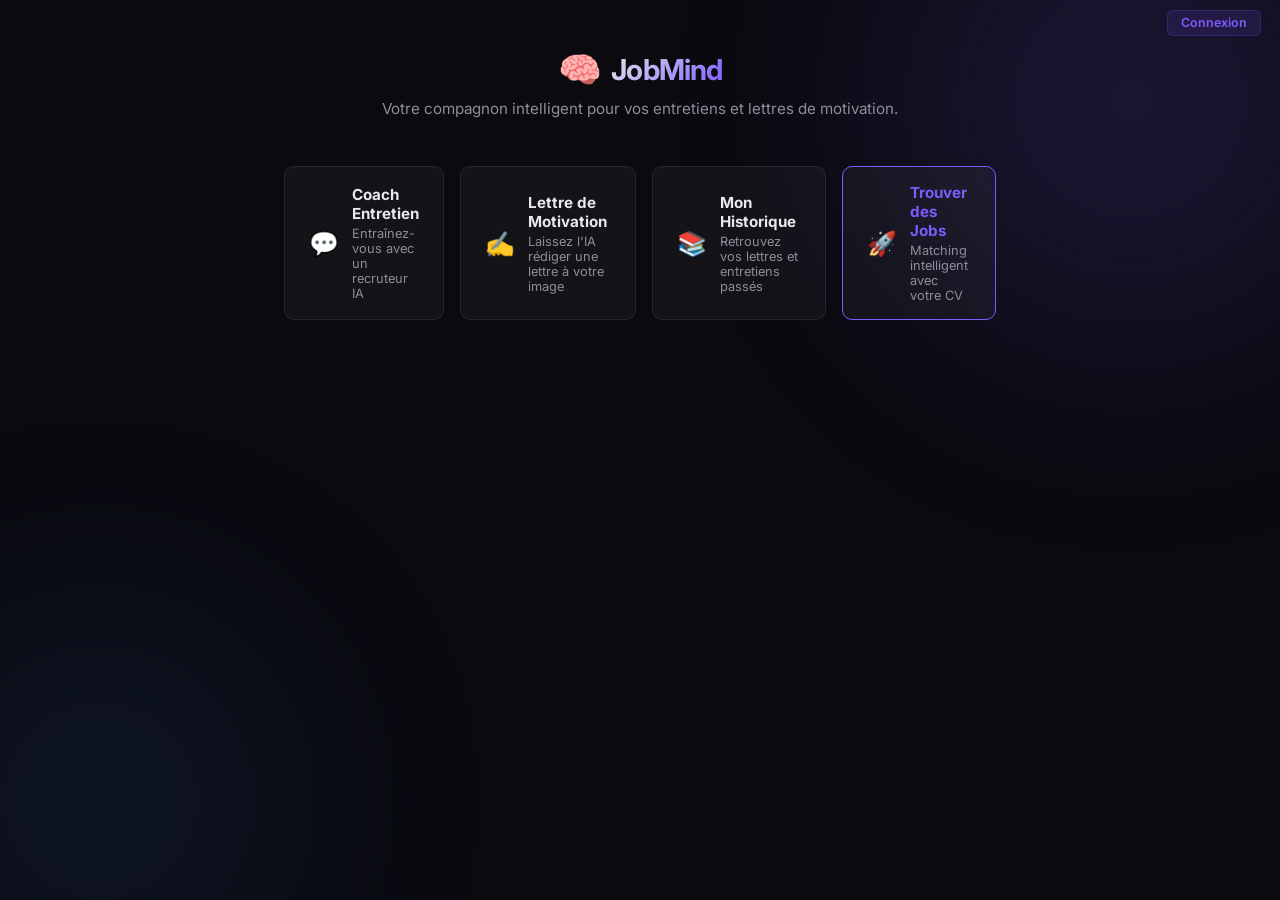
<file: frontend/index.html>
<!DOCTYPE html>
<html lang="fr">
<head>
    <meta charset="UTF-8">
    <meta name="viewport" content="width=device-width, initial-scale=1.0">
    <meta name="description" content="JobMind — Votre assistant IA pour les entretiens, lettres de motivation et recherche d'emploi.">
    <title>🧠 JobMind</title>
    <link rel="preconnect" href="https://fonts.googleapis.com">
    <link rel="preconnect" href="https://fonts.gstatic.com" crossorigin>
    <link href="https://fonts.googleapis.com/css2?family=Inter:wght@300;400;500;600;700&display=swap" rel="stylesheet">
    <link rel="stylesheet" href="style.css">
</head>
<body>

    <div class="background-glow"></div>

    <main class="container">
        <!-- Header -->
        <header class="header">
            <div class="logo">
                <span class="logo-icon">🧠</span>
                <h1>JobMind</h1>
            </div>
            <p class="subtitle">Votre compagnon intelligent pour vos entretiens et lettres de motivation.</p>
        </header>

        <!-- Navigation / Sub-features -->
        <div class="nav-cards" style="display: flex; gap: 1rem; justify-content: center; margin-bottom: 2rem;">
            <a href="/interview" style="background: var(--surface); border: 1px solid var(--border); border-radius: var(--radius-sm); padding: 1rem 1.5rem; text-decoration: none; color: var(--text); display: flex; align-items: center; gap: 0.8rem; transition: var(--transition);">
                <span style="font-size: 1.5rem;">💬</span>
                <div>
                    <h3 style="font-size: 0.95rem; margin-bottom: 0.2rem;">Coach Entretien</h3>
                    <p style="font-size: 0.8rem; color: var(--text-muted);">Entraînez-vous avec un recruteur IA</p>
                </div>
            </a>
            <a href="/coverletter" style="background: var(--surface); border: 1px solid var(--border); border-radius: var(--radius-sm); padding: 1rem 1.5rem; text-decoration: none; color: var(--text); display: flex; align-items: center; gap: 0.8rem; transition: var(--transition);">
                <span style="font-size: 1.5rem;">✍️</span>
                <div>
                    <h3 style="font-size: 0.95rem; margin-bottom: 0.2rem;">Lettre de Motivation</h3>
                    <p style="font-size: 0.8rem; color: var(--text-muted);">Laissez l'IA rédiger une lettre à votre image</p>
                </div>
            </a>
            <a href="/history" style="background: var(--surface); border: 1px solid var(--border); border-radius: var(--radius-sm); padding: 1rem 1.5rem; text-decoration: none; color: var(--text); display: flex; align-items: center; gap: 0.8rem; transition: var(--transition);">
                <span style="font-size: 1.5rem;">📚</span>
                <div>
                    <h3 style="font-size: 0.95rem; margin-bottom: 0.2rem;">Mon Historique</h3>
                    <p style="font-size: 0.8rem; color: var(--text-muted);">Retrouvez vos lettres et entretiens passés</p>
                </div>
            </a>
            <a href="/jobsearch" style="background: var(--surface); border: 1px solid var(--border); border-radius: var(--radius-sm); padding: 1rem 1.5rem; text-decoration: none; color: var(--text); display: flex; align-items: center; gap: 0.8rem; transition: var(--transition); border-color: var(--accent);">
                <span style="font-size: 1.5rem;">🚀</span>
                <div>
                    <h3 style="font-size: 0.95rem; margin-bottom: 0.2rem; color: var(--accent);">Trouver des Jobs</h3>
                    <p style="font-size: 0.8rem; color: var(--text-muted);">Matching intelligent avec votre CV</p>
                </div>
            </a>
        </div>

    </main>

    <script src="auth.js?v=4"></script>
</body>
</html>
</file>
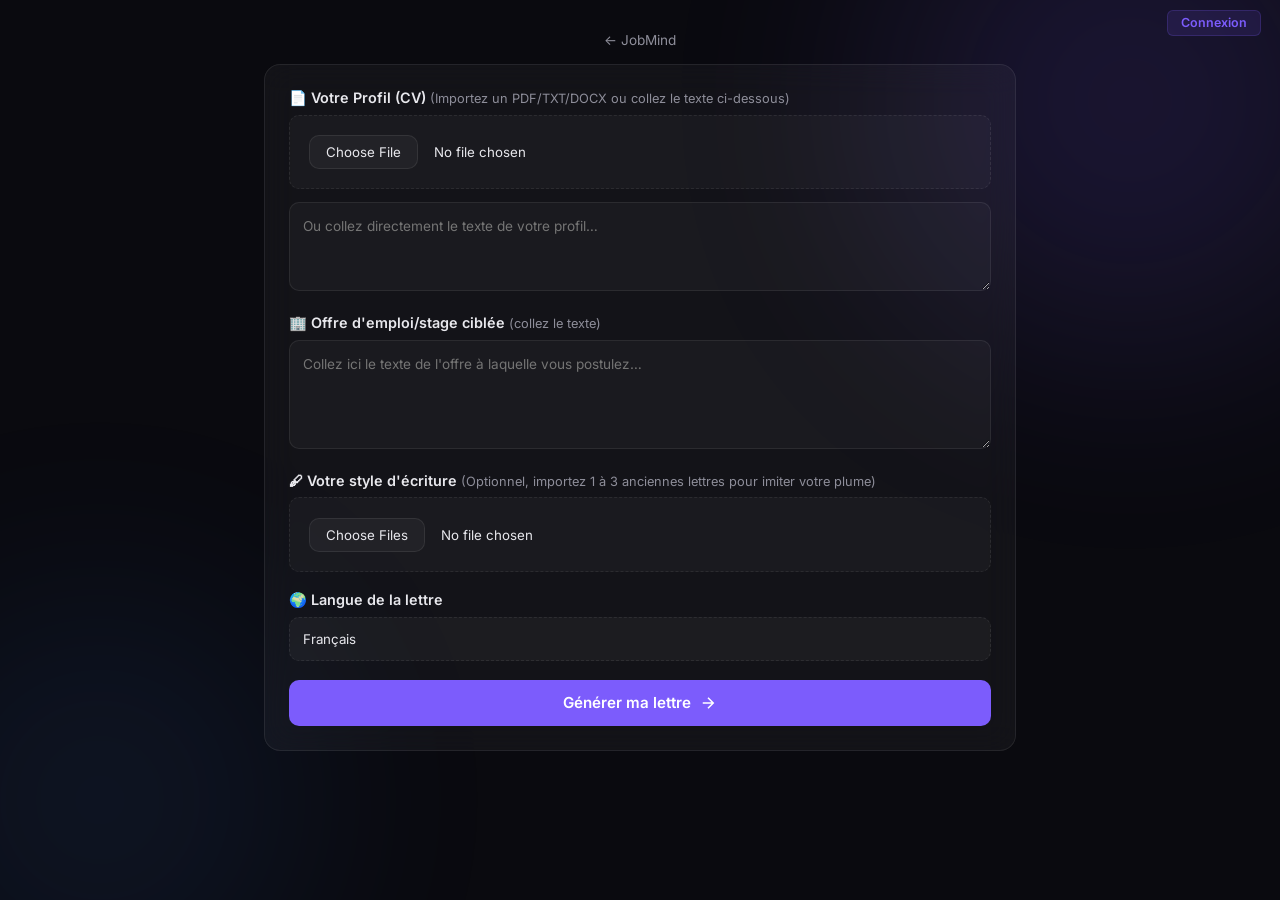
<file: frontend/coverletter.html>
<!DOCTYPE html>
<html lang="fr">

<head>
    <meta charset="UTF-8">
    <meta name="viewport" content="width=device-width, initial-scale=1.0">
    <title>Générateur de Lettre — JobMind</title>
    <link href="https://fonts.googleapis.com/css2?family=Inter:wght@300;400;500;600;700&display=swap" rel="stylesheet">
    <link rel="stylesheet" href="interview.css?v=5">
    <link rel="stylesheet" href="coverletter.css?v=3">
</head>

<body>

    <div class="background-glow"></div>

    <main class="container">
        <a href="/" class="back-link" style="display:block;text-align:center">← JobMind</a>

        <!-- Phase 1: Setup Form -->
        <section class="setup-section" id="setup-section">
            <div class="setup-card">
                <!-- CV Input -->
                <div class="field-group">
                    <label for="cv-file">📄 Votre Profil (CV) <span class="hint">(Importez un PDF/TXT/DOCX ou collez le
                            texte ci-dessous)</span></label>
                    <input type="file" id="cv-file" accept=".pdf,.txt,.docx" class="file-input"
                        style="margin-bottom: 0.8rem;">
                    <textarea id="cv-input" rows="3"
                        placeholder="Ou collez directement le texte de votre profil…"></textarea>
                </div>

                <!-- Job Offer Input -->
                <div class="field-group">
                    <label for="offer-input">🏢 Offre d'emploi/stage ciblée <span class="hint">(collez le
                            texte)</span></label>
                    <textarea id="offer-input" rows="4"
                        placeholder="Collez ici le texte de l'offre à laquelle vous postulez…"></textarea>
                </div>

                <!-- Style Examples (Optional) -->
                <div class="field-group">
                    <label>🖋 Votre style d'écriture <span class="hint">(Optionnel, importez 1 à 3 anciennes lettres
                            pour imiter votre plume)</span></label>
                    <input type="file" id="examples-files" accept=".pdf,.txt,.docx" class="file-input" multiple>
                </div>

                <!-- Language Selection -->
                <div class="field-group">
                    <label for="language-select">🌍 Langue de la lettre</label>
                    <select id="language-select" class="file-input"
                        style="padding: 0.8rem; background-color: var(--surface);">
                        <option value="français">Français</option>
                        <option value="anglais">Anglais</option>
                    </select>
                </div>

                <p id="generate-error" hidden style="color: #ff4d6a; margin-top: 0.5rem; font-size: 0.9rem;"></p>
                <button class="btn-start" id="btn-generate">
                    Générer ma lettre
                    <svg viewBox="0 0 24 24" fill="none" stroke="currentColor" stroke-width="2" width="18" height="18">
                        <path d="M5 12h14M12 5l7 7-7 7" />
                    </svg>
                </button>
            </div>
        </section>

        <!-- Phase 2: Loading feedback -->
        <section class="loading-section" id="loading-section" hidden>
            <div class="loader-container">
                <div class="loader"></div>
                <p class="status-text" id="status-text">Rédaction en cours… Cela prend généralement 10 à 20 secondes.
                </p>
            </div>
        </section>

        <!-- Phase 3: Result -->
        <section class="result-section" id="result-section" hidden>
            <div class="result-card">
                <h2>Tada ! Voici votre proposition :</h2>

                <div class="match-score-box" id="match-score-box"
                    style="margin-bottom: 1.5rem; text-align: center; border-radius: var(--radius); padding: 1rem; font-weight: 500;">
                    <!-- Match score will be displayed here -->
                </div>

                <div class="letter-container">
                    <button class="btn-copy" id="btn-copy" aria-label="Copier la lettre"
                        title="Copier au presse-papier">
                        <svg viewBox="0 0 24 24" fill="none" stroke="currentColor" stroke-width="2" width="18"
                            height="18">
                            <rect x="9" y="9" width="13" height="13" rx="2" ry="2" />
                            <path d="M5 15H4a2 2 0 0 1-2-2V4a2 2 0 0 1 2-2h9a2 2 0 0 1 2 2v1" />
                        </svg> Copier
                    </button>
                    <div id="letter-content" class="letter-content"></div>
                </div>

                <!-- Revision Area -->
                <div class="revision-area" id="revision-area">
                    <h3>Une modification à apporter ?</h3>
                    <div class="field-group">
                        <textarea id="revision-input" rows="2"
                            placeholder="Ex: Rends-la plus courte, adopte un ton plus formel, ajoute une mention sur mon permis..."></textarea>
                    </div>
                    <button class="btn-secondary" id="btn-revise">
                        Modifier la lettre
                        <svg viewBox="0 0 24 24" fill="none" stroke="currentColor" stroke-width="2" width="16"
                            height="16" style="margin-left: 0.5rem;">
                            <path d="M12 20h9M16.5 3.5a2.121 2.121 0 0 1 3 3L7 19l-4 1 1-4L16.5 3.5z" />
                        </svg>
                    </button>
                    <div id="revision-status" class="revision-status hidden">
                        <div class="loader-mini"></div>
                        <span>Mise à jour en cours…</span>
                    </div>
                </div>


                <button class="btn-start" id="btn-new" style="margin-top: 2rem;">
                    🔄 Nouvelle lettre
                </button>
        </section>
    </main>

    <script src="auth.js?v=4"></script>
    <script src="coverletter.js?v=2"></script>
</body>

</html>
</file>
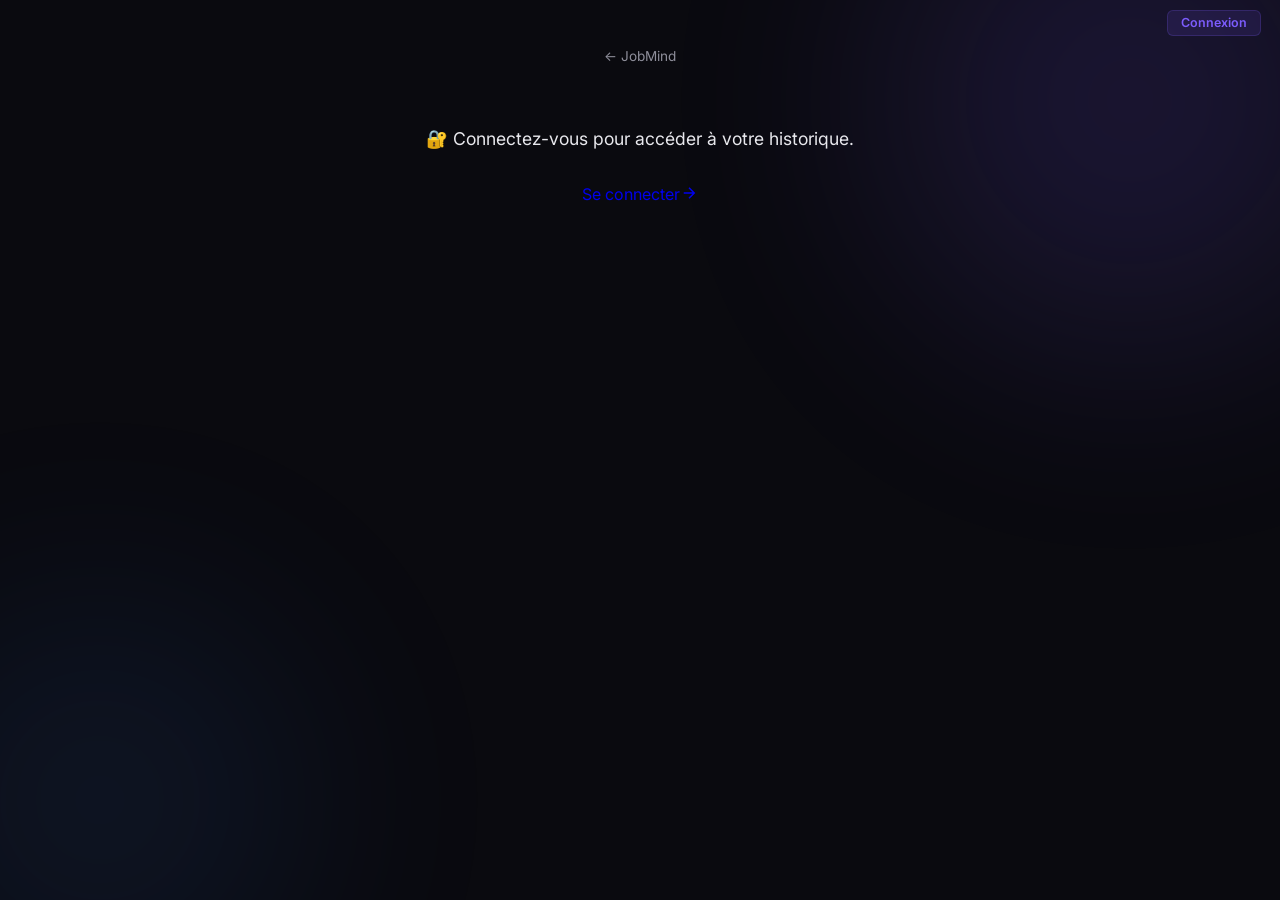
<file: frontend/history.html>
<!DOCTYPE html>
<html lang="fr">
<head>
    <meta charset="UTF-8">
    <meta name="viewport" content="width=device-width, initial-scale=1.0">
    <meta name="description" content="Historique — Vos lettres de motivation et comptes rendus d'entretien">
    <title>📚 Historique — JobMind</title>
    <link href="https://fonts.googleapis.com/css2?family=Inter:wght@300;400;500;600;700&display=swap" rel="stylesheet">
    <link rel="stylesheet" href="style.css?v=4">
    <link rel="stylesheet" href="history.css?v=4">

</head>
<body>

    <div class="background-glow"></div>

    <main class="container">
        <a href="/" class="back-link" style="display:block;text-align:center">← JobMind</a>

        <!-- Auth required message (shown if not logged in) -->
        <section id="auth-required" hidden>
            <div class="setup-card" style="text-align: center; padding: 3rem;">
                <p style="font-size: 1.1rem; margin-bottom: 1.5rem;">🔐 Connectez-vous pour accéder à votre historique.</p>
                <a href="/login" class="btn-start" style="display: inline-flex; width: auto; padding: 0.7rem 2rem; text-decoration: none;">
                    Se connecter
                    <svg viewBox="0 0 24 24" fill="none" stroke="currentColor" stroke-width="2" width="18" height="18"><path d="M5 12h14M12 5l7 7-7 7"/></svg>
                </a>
            </div>
        </section>

        <!-- History content (shown if logged in) -->
        <section id="history-content" hidden>
            <!-- Tabs -->
            <div class="history-tabs">
                <button class="history-tab active" id="tab-letters" data-tab="letters">
                    ✍️ Lettres de motivation
                    <span class="tab-count" id="count-letters">0</span>
                </button>
                <button class="history-tab" id="tab-interviews" data-tab="interviews">
                    💬 Entretiens
                    <span class="tab-count" id="count-interviews">0</span>
                </button>
                <button class="history-tab" id="tab-jobs" data-tab="jobs">
                    🚀 Jobs sauvegardés
                    <span class="tab-count" id="count-jobs">0</span>
                </button>

            </div>

            <!-- Letters list -->
            <div id="panel-letters" class="history-panel">
                <div id="letters-list" class="history-list"></div>
                <p class="empty-state" id="empty-letters" hidden>Aucune lettre sauvegardée pour le moment.</p>
            </div>

            <!-- Interviews list -->
            <div id="panel-interviews" class="history-panel" hidden>
                <div id="interviews-list" class="history-list"></div>
                <p class="empty-state" id="empty-interviews" hidden>Aucun entretien sauvegardé pour le moment.</p>
            </div>

            <!-- Saved Jobs list -->
            <div id="panel-jobs" class="history-panel" hidden>
                <div id="jobs-list" class="history-list"></div>
                <p class="empty-state" id="empty-jobs" hidden>Aucune offre sauvegardée pour le moment.</p>
            </div>

        </section>

        <!-- Detail modal / overlay -->
        <section id="detail-overlay" class="detail-overlay" style="display:none">
            <div class="detail-card">
                <button class="detail-close" id="detail-close">✕</button>
                <h2 id="detail-title"></h2>
                <div class="detail-meta" id="detail-meta"></div>
                <div class="detail-body" id="detail-body"></div>
            </div>
        </section>
    </main>

    <script src="auth.js?v=4"></script>
    <script src="history.js?v=4"></script>

</body>
</html>
</file>
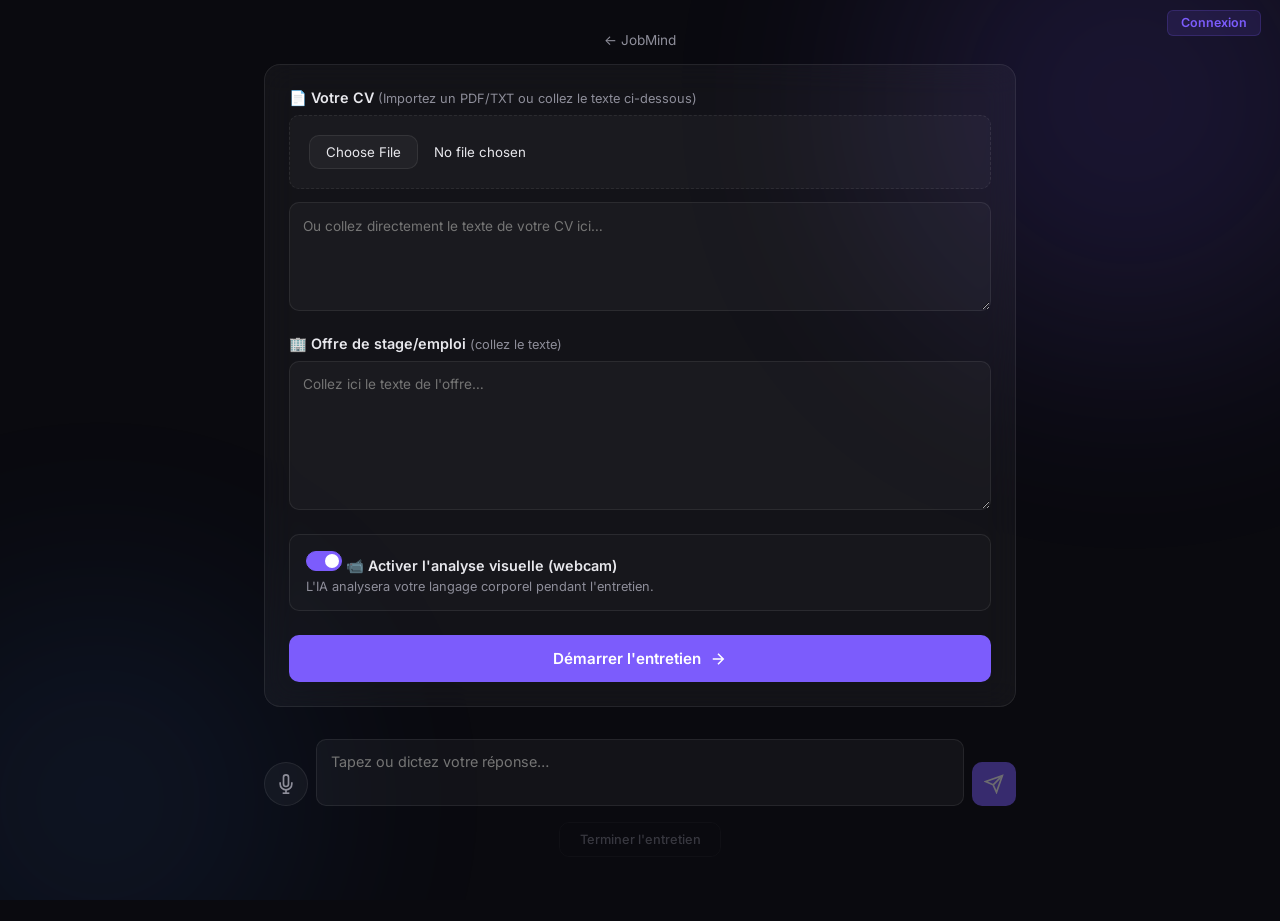
<file: frontend/interview.html>
<!DOCTYPE html>
<html lang="fr">
<head>
    <meta charset="UTF-8">
    <meta name="viewport" content="width=device-width, initial-scale=1.0">
    <meta name="description" content="Entraînez-vous aux entretiens d'embauche avec un recruteur IA propulsé par Mistral.">
    <title>💬 Coach Entretien — JobMind</title>
    <link rel="preconnect" href="https://fonts.googleapis.com">
    <link rel="preconnect" href="https://fonts.gstatic.com" crossorigin>
    <link href="https://fonts.googleapis.com/css2?family=Inter:wght@300;400;500;600;700&display=swap" rel="stylesheet">
    <link rel="stylesheet" href="interview.css?v=5">
</head>
<body>

    <div class="background-glow"></div>

    <main class="container">
        <a href="/" class="back-link" style="display:block;text-align:center">← JobMind</a>

        <!-- Phase 1: Setup -->
        <section class="setup-section" id="setup-section">
            <div class="setup-card">
                <div class="field-group">
                    <label for="cv-file">📄 Votre CV <span class="hint">(Importez un PDF/TXT ou collez le texte ci-dessous)</span></label>
                    <input type="file" id="cv-file" accept=".pdf,.txt,.docx" class="file-input" style="margin-bottom: 0.8rem;">
                    <textarea id="cv-input" rows="4" placeholder="Ou collez directement le texte de votre CV ici…"></textarea>
                </div>
                <div class="field-group">
                    <label for="offer-input">🏢 Offre de stage/emploi <span class="hint">(collez le texte)</span></label>
                    <textarea id="offer-input" rows="6" placeholder="Collez ici le texte de l'offre…"></textarea>
                </div>
                <div class="field-group webcam-toggle-group">
                    <label class="webcam-toggle-label">
                        <input type="checkbox" id="webcam-toggle" checked>
                        <span class="toggle-slider"></span>
                        📹 Activer l'analyse visuelle (webcam)
                    </label>
                    <span class="hint">L'IA analysera votre langage corporel pendant l'entretien.</span>
                </div>
                <button class="btn-start" id="btn-start">
                    Démarrer l'entretien
                    <svg viewBox="0 0 24 24" fill="none" stroke="currentColor" stroke-width="2" width="18" height="18"><path d="M5 12h14M12 5l7 7-7 7"/></svg>
                </button>
            </div>
        </section>

        <!-- Webcam Preview (floating PiP) -->
        <div class="webcam-pip" id="webcam-pip" hidden>
            <video id="webcam-video" autoplay muted playsinline></video>
            <div class="webcam-pip-badge">📹 Analyse active</div>
        </div>

        <!-- Phase 2: Chat -->
        <section class="chat-section" id="chat-section" hidden>
            <div class="chat-messages" id="chat-messages"></div>

            <div class="chat-input-area" id="chat-input-area">
                <!-- Record Button (Voice Mode) -->
                <button class="btn-voice-record" id="btn-voice-record" aria-label="Enregistrer une réponse vocale" title="Répondre vocalement" disabled>
                    <span class="record-inner">
                        <svg viewBox="0 0 24 24" fill="none" class="mic-icon" stroke="currentColor" stroke-width="2" width="20" height="20">
                            <path d="M12 1a3 3 0 0 0-3 3v8a3 3 0 0 0 6 0V4a3 3 0 0 0-3-3z"/>
                            <path d="M19 10v2a7 7 0 0 1-14 0v-2"/>
                            <line x1="12" y1="19" x2="12" y2="23"/>
                            <line x1="8" y1="23" x2="16" y2="23"/>
                        </svg>
                        <span class="stop-icon" hidden>■</span>
                    </span>
                    <span class="pulse-ring"></span>
                </button>
                
                <textarea id="user-input" rows="2" placeholder="Tapez ou dictez votre réponse…" autocomplete="off" disabled></textarea>

                <button class="btn-send" id="btn-send" aria-label="Envoyer" title="Envoyer le texte" disabled>
                    <svg viewBox="0 0 24 24" fill="none" stroke="currentColor" stroke-width="2" width="20" height="20"><path d="M22 2L11 13"/><path d="M22 2L15 22L11 13L2 9L22 2Z"/></svg>
                </button>
            </div>

            <button class="btn-end" id="btn-end" disabled>Terminer l'entretien</button>
        </section>

        <!-- Phase 3: Loading feedback -->
        <section class="loading-section" id="loading-section" hidden>
            <div class="loader-container">
                <div class="loader"></div>
                <p class="status-text" id="status-text">Analyse en cours…</p>
            </div>
        </section>

        <!-- Phase 4: Feedback -->
        <section class="feedback-section" id="feedback-section" hidden>
            <div class="feedback-header-card">
                <h2>📊 Compte Rendu d'Entretien</h2>
                <div class="score-circle" id="score-circle">
                    <span class="score-value" id="score-value">-</span>
                    <span class="score-label">/10</span>
                </div>
                <p class="feedback-summary" id="feedback-summary"></p>
            </div>

            <div class="feedback-columns">
                <div class="feedback-col">
                    <h3>💪 Points forts</h3>
                    <div id="strengths-list"></div>
                </div>
                <div class="feedback-col">
                    <h3>📈 Axes d'amélioration</h3>
                    <div id="improvements-list"></div>
                </div>
            </div>

            <!-- Visual Analysis Report -->
            <div class="visual-report-card" id="visual-report-card" hidden>
                <h2>📹 Analyse Visuelle</h2>
                <div class="visual-score-row">
                    <span class="visual-label">Niveau de confiance :</span>
                    <div class="visual-score-circle" id="visual-score-circle">
                        <span class="score-value" id="visual-score-value">-</span>
                        <span class="score-label">/10</span>
                    </div>
                </div>
                <p class="visual-impression" id="visual-impression"></p>
                <div class="visual-observations" id="visual-observations"></div>
                <div class="visual-recommendations">
                    <h3>💡 Recommandations visuelles</h3>
                    <ul id="visual-recommendations-list"></ul>
                </div>
            </div>

            <div class="advice-card" id="advice-card">
                <h3>💡 Conseil principal</h3>
                <p id="advice-text"></p>
            </div>

            <button class="btn-new-interview" id="btn-new-interview">
                🔄 Nouvel entretien
            </button>
        </section>
    </main>

    <script src="auth.js?v=4"></script>
    <script src="interview.js?v=4"></script>
</body>
</html>
</file>
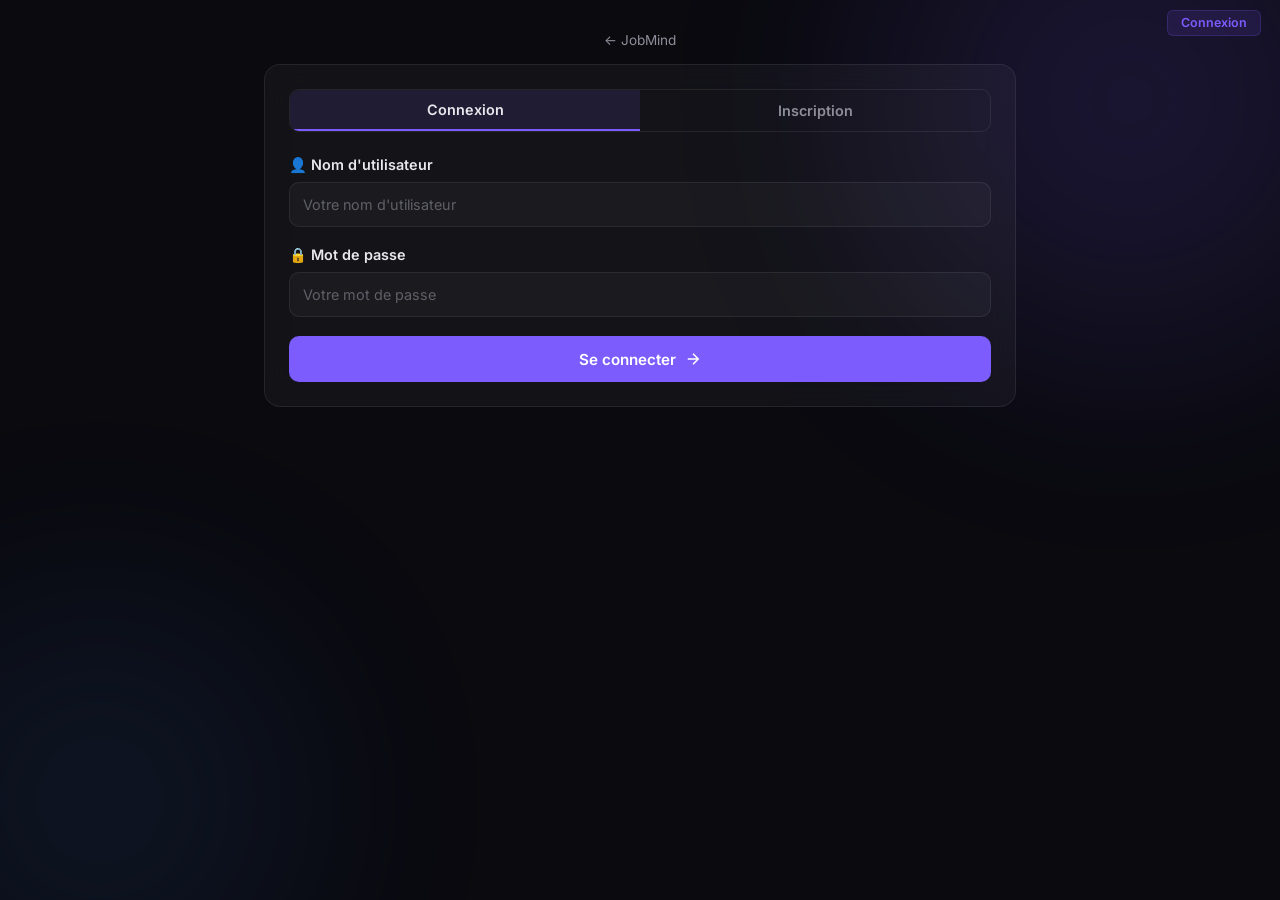
<file: frontend/login.html>
<!DOCTYPE html>
<html lang="fr">
<head>
    <meta charset="UTF-8">
    <meta name="viewport" content="width=device-width, initial-scale=1.0">
    <meta name="description" content="Connexion — JobMind">
    <title>🔐 Connexion — JobMind</title>
    <link href="https://fonts.googleapis.com/css2?family=Inter:wght@300;400;500;600;700&display=swap" rel="stylesheet">
    <link rel="stylesheet" href="interview.css?v=5">
    <link rel="stylesheet" href="login.css?v=2">
</head>
<body>

    <div class="background-glow"></div>

    <main class="container">
        <a href="/" class="back-link" style="display:block;text-align:center">← JobMind</a>

        <section class="login-section">
            <div class="setup-card">
                <!-- Tabs -->
                <div class="auth-tabs">
                    <button class="auth-tab active" id="tab-login" data-tab="login">Connexion</button>
                    <button class="auth-tab" id="tab-register" data-tab="register">Inscription</button>
                </div>

                <!-- Login Form -->
                <form id="form-login" class="auth-form">
                    <div class="field-group">
                        <label for="login-username">👤 Nom d'utilisateur</label>
                        <input type="text" id="login-username" placeholder="Votre nom d'utilisateur" required autocomplete="username">
                    </div>
                    <div class="field-group">
                        <label for="login-password">🔒 Mot de passe</label>
                        <input type="password" id="login-password" placeholder="Votre mot de passe" required autocomplete="current-password">
                    </div>
                    <button type="submit" class="btn-start" id="btn-login">
                        Se connecter
                        <svg viewBox="0 0 24 24" fill="none" stroke="currentColor" stroke-width="2" width="18" height="18"><path d="M5 12h14M12 5l7 7-7 7"/></svg>
                    </button>
                </form>

                <!-- Register Form -->
                <form id="form-register" class="auth-form" hidden>
                    <div class="field-group">
                        <label for="register-username">👤 Nom d'utilisateur</label>
                        <input type="text" id="register-username" placeholder="Choisissez un nom d'utilisateur" required minlength="3" maxlength="50" autocomplete="username">
                    </div>
                    <div class="field-group">
                        <label for="register-email">📧 Email</label>
                        <input type="email" id="register-email" placeholder="votre@email.com" required autocomplete="email">
                    </div>
                    <div class="field-group">
                        <label for="register-password">🔒 Mot de passe</label>
                        <input type="password" id="register-password" placeholder="Minimum 6 caractères" required minlength="6" autocomplete="new-password">
                    </div>
                    <button type="submit" class="btn-start" id="btn-register">
                        Créer mon compte
                        <svg viewBox="0 0 24 24" fill="none" stroke="currentColor" stroke-width="2" width="18" height="18"><path d="M5 12h14M12 5l7 7-7 7"/></svg>
                    </button>
                </form>

                <!-- Error message -->
                <p class="auth-error" id="auth-error" hidden></p>
            </div>
        </section>
    </main>

    <script src="auth.js?v=4"></script>
    <script src="login.js"></script>
</body>
</html>
</file>
<file: frontend/style.css>
/* ============================================================
   Décodeur de Pensées — Styles
   Premium dark theme · Glassmorphism · Micro-animations
   ============================================================ */

/* --- Reset & Base --- */
*,
*::before,
*::after {
    margin: 0;
    padding: 0;
    box-sizing: border-box;
}

:root {
    --font: 'Inter', -apple-system, BlinkMacSystemFont, 'Segoe UI', sans-serif;
    --bg: #0a0a0f;
    --surface: rgba(255, 255, 255, 0.04);
    --surface-hover: rgba(255, 255, 255, 0.07);
    --border: rgba(255, 255, 255, 0.08);
    --text: #e8e8ed;
    --text-muted: #8e8e9a;
    --accent: #7c5cfc;
    --accent-glow: rgba(124, 92, 252, 0.35);
    --accent-soft: rgba(124, 92, 252, 0.12);
    --red: #ff4d6a;
    --red-glow: rgba(255, 77, 106, 0.35);
    --green: #34d399;
    --orange: #fb923c;
    --yellow: #facc15;
    --radius: 16px;
    --radius-sm: 10px;
    --transition: 0.25s cubic-bezier(0.4, 0, 0.2, 1);
}

body {
    font-family: var(--font);
    background: var(--bg);
    color: var(--text);
    min-height: 100vh;
    overflow-x: hidden;
    -webkit-font-smoothing: antialiased;
}

/* --- Animated background glow --- */
.background-glow {
    position: fixed;
    inset: 0;
    z-index: -1;
    overflow: hidden;
}

.background-glow::before,
.background-glow::after {
    content: '';
    position: absolute;
    border-radius: 50%;
    filter: blur(120px);
    opacity: 0.4;
    animation: floatGlow 12s ease-in-out infinite alternate;
}

.background-glow::before {
    width: 500px;
    height: 500px;
    background: var(--accent);
    top: -150px;
    right: -100px;
    opacity: 0.15;
}

.background-glow::after {
    width: 400px;
    height: 400px;
    background: #3b82f6;
    bottom: -100px;
    left: -100px;
    opacity: 0.1;
    animation-delay: 3s;
}

@keyframes floatGlow {
    0% {
        transform: translate(0, 0) scale(1);
    }

    100% {
        transform: translate(40px, -30px) scale(1.15);
    }
}

/* --- Container --- */
.container {
    max-width: 760px;
    margin: 0 auto;
    padding: 3rem 1.5rem 4rem;
}

/* --- Header --- */
.header {
    text-align: center;
    margin-bottom: 3rem;
}

.back-link {
    display: block;
    text-align: center;
    color: var(--text-muted);
    text-decoration: none;
    font-size: 0.85rem;
    margin-bottom: 1rem;
    transition: var(--transition);
}

.back-link:hover {
    color: var(--accent);
}

.logo {
    display: flex;
    align-items: center;
    justify-content: center;
    gap: 0.6rem;
    margin-bottom: 0.5rem;
}

.logo-icon {
    font-size: 2.2rem;
    animation: pulse 2.5s ease-in-out infinite;
}

@keyframes pulse {

    0%,
    100% {
        transform: scale(1);
    }

    50% {
        transform: scale(1.08);
    }
}

.header h1 {
    font-size: 1.8rem;
    font-weight: 700;
    letter-spacing: -0.03em;
    background: linear-gradient(135deg, var(--text), var(--accent));
    -webkit-background-clip: text;
    -webkit-text-fill-color: transparent;
    background-clip: text;
}

.subtitle {
    color: var(--text-muted);
    font-size: 0.95rem;
    font-weight: 400;
    margin-top: 0.3rem;
}

/* Adjust header for subpages (if back-link is present) */
.header:has(.back-link) {
    margin-bottom: 2rem;
}

.header:has(.back-link) .logo {
    gap: 0.5rem;
    margin-bottom: 0.4rem;
}

.header:has(.back-link) .logo-icon {
    font-size: 2rem;
}

.header:has(.back-link) h1 {
    font-size: 1.6rem;
    letter-spacing: normal;
}

.header:has(.back-link) .subtitle {
    font-size: 0.9rem;
}

/* --- Nav --- */
.main-nav {
    display: flex;
    align-items: center;
    padding: 0.6rem 1.5rem;
    margin: 1rem auto 2rem;
    max-width: 760px;
    position: sticky;
    top: 1rem;
    z-index: 1000;
}

.nav-center {
    display: flex;
    justify-content: center;
    gap: 1.5rem;
    margin-left: auto;
    margin-right: auto;
}

.nav-right {
    display: flex;
    justify-content: flex-end;
}

.nav-logo {
    text-decoration: none;
    font-size: 1.5rem;
    transition: var(--transition);
}

.nav-logo:hover {
    transform: scale(1.1);
}

.nav-link {
    text-decoration: none;
    color: var(--text-muted);
    font-size: 0.9rem;
    font-weight: 500;
    transition: var(--transition);
}

.nav-link:hover,
.nav-link.active {
    color: var(--text);
}

.btn-logout {
    background: transparent;
    border: none;
    color: var(--text-muted);
    cursor: pointer;
    font-size: 1.1rem;
    transition: var(--transition);
}

.btn-logout:hover {
    color: var(--red);
}

/* --- CV Upload Styling --- */
.cv-upload-container {
    margin-top: 10px;
    display: flex;
    align-items: center;
    gap: 10px;
    flex-wrap: wrap;
}

.cv-status {
    display: flex;
    align-items: center;
    gap: 8px;
    background: rgba(255, 255, 255, 0.1);
    padding: 4px 12px;
    border-radius: 20px;
    font-size: 0.85rem;
    color: var(--accent-color, #00d2ff);
    border: 1px solid rgba(255, 255, 255, 0.2);
}

.btn-icon {
    background: none;
    border: none;
    color: rgba(255, 255, 255, 0.6);
    cursor: pointer;
    padding: 2px;
    display: flex;
    align-items: center;
    justify-content: center;
    transition: color 0.2s;
}

.btn-icon:hover {
    color: #ff4d4d;
}

/* CV Input Styling */
.cv-input-group {
    display: flex;
    flex-direction: column;
    gap: 0.8rem;
}

.search-grid .input-group input[type="text"],
.cv-input-group textarea {
    width: 100%;
    background: var(--surface);
    backdrop-filter: blur(8px);
    border: 1px solid var(--border);
    color: var(--text);
    padding: 0.8rem 1rem;
    border-radius: var(--radius-sm);
    font-family: inherit;
    font-size: 0.95rem;
    transition: var(--transition);
    outline: none;
}

.search-grid .input-group input[type="text"]:focus,
.cv-input-group textarea:focus {
    background: var(--surface-hover);
    border-color: var(--accent);
    box-shadow: 0 0 15px var(--accent-glow);
}

.search-grid .input-group input[type="text"]::placeholder,
.cv-input-group textarea::placeholder {
    color: var(--text-muted);
}

.hint {
    font-size: 0.75rem;
    color: rgba(255, 255, 255, 0.5);
    font-weight: normal;
    margin-left: 5px;
}

/* --- Job Search Specifics --- */
.search-grid {
    display: grid;
    grid-template-columns: 1fr 1fr;
    gap: 1.5rem;
}

.search-grid .input-group {
    display: flex;
    flex-direction: column;
    gap: 0.5rem;
}

.search-grid .btn-primary {
    grid-column: span 2;
    padding: 1rem;
    font-size: 1.1rem;
    margin-top: 1rem;
}

.results-list {
    margin-top: 3rem;
    display: flex;
    flex-direction: column;
    gap: 1.5rem;
}

.job-card {
    padding: 1.5rem;
    display: flex;
    flex-direction: column;
    gap: 1rem;
    transition: var(--transition);
}

.job-card:hover {
    transform: translateY(-4px);
    background: var(--surface-hover);
    border-color: var(--accent-glow);
}

.job-header {
    display: flex;
    justify-content: space-between;
    align-items: flex-start;
}

.job-title-group h3 {
    font-size: 1.25rem;
    margin-bottom: 0.2rem;
    color: var(--accent);
}

.company {
    font-size: 0.9rem;
    color: var(--text-muted);
}

.match-badge {
    padding: 0.4rem 0.8rem;
    border-radius: 20px;
    font-size: 0.85rem;
    font-weight: 600;
    display: flex;
    align-items: center;
    gap: 0.4rem;
}

.match-high {
    background: rgba(52, 211, 153, 0.15);
    color: var(--green);
    border: 1px solid var(--green);
}

.match-medium {
    background: rgba(250, 204, 21, 0.15);
    color: var(--yellow);
    border: 1px solid var(--yellow);
}

.match-low {
    background: var(--surface);
    color: var(--text-muted);
    border: 1px solid var(--border);
}

.job-body .description {
    font-size: 0.95rem;
    line-height: 1.6;
    color: var(--text-muted);
}

.job-footer {
    display: flex;
    justify-content: space-between;
    align-items: center;
    padding-top: 1rem;
    border-top: 1px solid var(--border);
}

.salary {
    font-size: 0.9rem;
    font-weight: 500;
    color: var(--text);
}

.actions {
    display: flex;
    gap: 0.8rem;
}

.glass-card {
    background: var(--surface);
    backdrop-filter: blur(12px);
    border: 1px solid var(--border);
    border-radius: var(--radius);
}

.btn {
    border-radius: var(--radius-sm);
    padding: 0.6rem 1.2rem;
    font-weight: 600;
    cursor: pointer;
    transition: var(--transition);
    border: none;
    text-decoration: none;
    display: inline-flex;
    align-items: center;
    gap: 0.5rem;
}

.btn-primary {
    background: var(--accent);
    color: white;
}

.btn-primary:hover {
    background: #6b4afc;
    box-shadow: 0 0 20px var(--accent-glow);
}

.btn-outline {
    background: transparent;
    border: 1px solid var(--border);
    color: var(--text);
}

.btn-outline:hover {
    background: var(--surface-hover);
    border-color: var(--text-muted);
}

.btn-sm {
    padding: 0.4rem 0.8rem;
    font-size: 0.85rem;
}

.hidden {
    display: none;
}

#loading {
    text-align: center;
    padding: 3rem;
    color: var(--text-muted);
}

.loader {
    width: 40px;
    height: 40px;
    border: 3px solid var(--border);
    border-top-color: var(--accent);
    border-radius: 50%;
    animation: spin 1s linear infinite;
    margin: 0 auto 1rem;
}

@keyframes spin {
    to {
        transform: rotate(360deg);
    }
}

@keyframes fadeIn {
    from {
        opacity: 0;
        transform: translateY(10px);
    }

    to {
        opacity: 1;
        transform: translateY(0);
    }
}

.animate-fade-in {
    animation: fadeIn 0.5s ease forwards;
}
@keyframes highlight-flash {
    0% { background-color: rgba(0, 201, 255, 0.2); }
    100% { background-color: transparent; }
}

.highlight-flash {
    animation: highlight-flash 1s ease-out;
}
</file>
<file: frontend/interview.css>
/* ============================================================
   Coach Entretien — Styles
   Same dark theme as main app + chat UI + feedback cards
   ============================================================ */

*,
*::before,
*::after {
    margin: 0;
    padding: 0;
    box-sizing: border-box;
}

:root {
    --font: 'Inter', -apple-system, BlinkMacSystemFont, 'Segoe UI', sans-serif;
    --bg: #0a0a0f;
    --surface: rgba(255, 255, 255, 0.04);
    --surface-hover: rgba(255, 255, 255, 0.07);
    --border: rgba(255, 255, 255, 0.08);
    --text: #e8e8ed;
    --text-muted: #8e8e9a;
    --accent: #7c5cfc;
    --accent-glow: rgba(124, 92, 252, 0.35);
    --accent-soft: rgba(124, 92, 252, 0.12);
    --red: #ff4d6a;
    --green: #34d399;
    --orange: #fb923c;
    --blue: #60a5fa;
    --radius: 16px;
    --radius-sm: 10px;
    --transition: 0.25s cubic-bezier(0.4, 0, 0.2, 1);
}

body {
    font-family: var(--font);
    background: var(--bg);
    color: var(--text);
    min-height: 100vh;
    overflow-x: hidden;
    -webkit-font-smoothing: antialiased;
}

.background-glow {
    position: fixed;
    inset: 0;
    z-index: -1;
    overflow: hidden;
}

.background-glow::before,
.background-glow::after {
    content: '';
    position: absolute;
    border-radius: 50%;
    filter: blur(120px);
    animation: floatGlow 12s ease-in-out infinite alternate;
}

.background-glow::before {
    width: 500px;
    height: 500px;
    background: var(--accent);
    top: -150px;
    right: -100px;
    opacity: 0.15;
}

.background-glow::after {
    width: 400px;
    height: 400px;
    background: #3b82f6;
    bottom: -100px;
    left: -100px;
    opacity: 0.1;
    animation-delay: 3s;
}

@keyframes floatGlow {
    0%   { transform: translate(0, 0) scale(1); }
    100% { transform: translate(40px, -30px) scale(1.15); }
}

/* --- Container --- */
.container {
    max-width: 800px;
    margin: 0 auto;
    padding: 2rem 1.5rem 4rem;
}

/* --- Header --- */
.header {
    text-align: center;
    margin-bottom: 2rem;
}

.back-link {
    display: block;
    text-align: center;
    color: var(--text-muted);
    text-decoration: none;
    font-size: 0.85rem;
    margin-bottom: 1rem;
    transition: var(--transition);
}

.back-link:hover {
    color: var(--accent);
}

.logo {
    display: flex;
    align-items: center;
    justify-content: center;
    gap: 0.5rem;
    margin-bottom: 0.4rem;
}

.logo-icon {
    font-size: 2rem;
}

.header h1 {
    font-size: 1.6rem;
    font-weight: 700;
    background: linear-gradient(135deg, var(--text), var(--accent));
    -webkit-background-clip: text;
    -webkit-text-fill-color: transparent;
    background-clip: text;
}

.subtitle {
    color: var(--text-muted);
    font-size: 0.9rem;
}

/* --- Setup --- */
.setup-card {
    background: var(--surface);
    border: 1px solid var(--border);
    border-radius: var(--radius);
    padding: 1.5rem;
    backdrop-filter: blur(16px);
}

.field-group {
    margin-bottom: 1.2rem;
}

.field-group label {
    display: block;
    font-size: 0.9rem;
    font-weight: 600;
    margin-bottom: 0.5rem;
}

.hint {
    font-weight: 400;
    color: var(--text-muted);
    font-size: 0.8rem;
}

.field-group textarea {
    width: 100%;
    background: rgba(255, 255, 255, 0.03);
    border: 1px solid var(--border);
    border-radius: var(--radius-sm);
    padding: 0.8rem;
    color: var(--text);
    font-family: var(--font);
    font-size: 0.85rem;
    resize: vertical;
    transition: var(--transition);
    line-height: 1.5;
}

.field-group textarea:focus {
    outline: none;
    border-color: var(--accent);
    box-shadow: 0 0 0 3px var(--accent-soft);
}

/* File Input */
.file-input {
    width: 100%;
    background: rgba(255, 255, 255, 0.03);
    border: 1px dashed var(--border);
    border-radius: var(--radius-sm);
    padding: 1.2rem;
    color: var(--text);
    font-family: var(--font);
    cursor: pointer;
    transition: var(--transition);
}

.file-input:hover {
    border-color: var(--accent);
    background: var(--surface-hover);
}

.file-input::file-selector-button {
    background: var(--surface);
    border: 1px solid var(--border);
    border-radius: var(--radius-sm);
    color: var(--text);
    padding: 0.5rem 1rem;
    margin-right: 1rem;
    cursor: pointer;
    transition: var(--transition);
    font-family: var(--font);
}

.file-input::file-selector-button:hover {
    background: var(--surface-hover);
    border-color: var(--accent);
}

.btn-start {
    width: 100%;
    display: flex;
    align-items: center;
    justify-content: center;
    gap: 0.5rem;
    padding: 0.85rem;
    background: var(--accent);
    color: #fff;
    border: none;
    border-radius: var(--radius-sm);
    font-family: var(--font);
    font-size: 0.95rem;
    font-weight: 600;
    cursor: pointer;
    transition: var(--transition);
}

.btn-start:hover {
    background: #6a4ce0;
    transform: translateY(-1px);
}

.btn-start:disabled {
    opacity: 0.5;
    cursor: not-allowed;
    transform: none;
}

/* --- Chat --- */
.chat-section {
    display: flex;
    flex-direction: column;
    gap: 1rem;
}

.chat-messages {
    display: flex;
    flex-direction: column;
    gap: 0.6rem;
    max-height: 55vh;
    overflow-y: auto;
    padding: 0.5rem;
    scroll-behavior: smooth;
}

.chat-messages::-webkit-scrollbar {
    width: 4px;
}

.chat-messages::-webkit-scrollbar-track {
    background: transparent;
}

.chat-messages::-webkit-scrollbar-thumb {
    background: var(--border);
    border-radius: 2px;
}

/* Bubbles */
.bubble {
    max-width: 80%;
    padding: 0.8rem 1rem;
    border-radius: var(--radius);
    font-size: 0.9rem;
    line-height: 1.6;
    animation: fadeIn 0.3s ease-out;
}

@keyframes fadeIn {
    from { opacity: 0; transform: translateY(8px); }
    to   { opacity: 1; transform: translateY(0); }
}

.bubble.assistant {
    align-self: flex-start;
    background: var(--surface);
    border: 1px solid var(--border);
    backdrop-filter: blur(16px);
}

.bubble.user {
    align-self: flex-end;
    background: var(--accent-soft);
    border: 1px solid rgba(124, 92, 252, 0.2);
    color: var(--text);
}

.bubble.typing {
    align-self: flex-start;
    background: var(--surface);
    border: 1px solid var(--border);
    color: var(--text-muted);
    font-style: italic;
}

.typing-dots::after {
    content: '';
    animation: dots 1.5s steps(3) infinite;
}

@keyframes dots {
    0%   { content: '.'; }
    33%  { content: '..'; }
    66%  { content: '...'; }
}

/* Input area */
.chat-input-area {
    display: flex;
    gap: 0.5rem;
    align-items: flex-end;
}

/* Voice Record Button */
.btn-voice-record {
    position: relative;
    width: 44px;
    height: 44px;
    flex-shrink: 0;
    display: flex;
    align-items: center;
    justify-content: center;
    background: var(--surface);
    border: 1px solid var(--border);
    border-radius: 50%;
    color: var(--text-muted);
    cursor: pointer;
    transition: var(--transition);
}

.btn-voice-record:hover {
    color: var(--text);
    border-color: var(--text-muted);
}

.btn-voice-record .record-inner {
    position: relative;
    z-index: 2;
    display: flex;
    align-items: center;
    justify-content: center;
}

.btn-voice-record .pulse-ring {
    position: absolute;
    top: 0; right: 0; bottom: 0; left: 0;
    border-radius: 50%;
    border: 2px solid transparent;
    z-index: 1;
    transition: var(--transition);
}

/* Recording State */
.btn-voice-record.recording {
    background: var(--red);
    color: #fff;
    border-color: var(--red);
}

.btn-voice-record.recording .pulse-ring {
    border-color: var(--red);
    animation: pulse 1.5s cubic-bezier(0.2, 0.8, 0.2, 1) infinite;
}

.btn-voice-record.recording .mic-icon { display: none; }
.btn-voice-record.recording .stop-icon { display: block; font-size: 1.1rem; }

@keyframes pulse {
    0% { transform: scale(1); opacity: 0.8; }
    100% { transform: scale(1.6); opacity: 0; }
}

.chat-input-area textarea {
    flex: 1;
    background: var(--surface);
    border: 1px solid var(--border);
    border-radius: var(--radius-sm);
    padding: 0.7rem 0.9rem;
    color: var(--text);
    font-family: var(--font);
    font-size: 0.9rem;
    resize: none;
    line-height: 1.5;
    transition: var(--transition);
}

.chat-input-area textarea:focus {
    outline: none;
    border-color: var(--accent);
}

.btn-send {
    width: 44px;
    height: 44px;
    flex-shrink: 0;
    display: flex;
    align-items: center;
    justify-content: center;
    background: var(--accent);
    border: none;
    border-radius: var(--radius-sm);
    color: #fff;
    cursor: pointer;
    transition: var(--transition);
}

.btn-send:hover {
    background: #6a4ce0;
}

.btn-send:disabled {
    opacity: 0.4;
    cursor: not-allowed;
}

.btn-end {
    align-self: center;
    background: transparent;
    color: var(--text-muted);
    border: 1px solid var(--border);
    border-radius: var(--radius-sm);
    padding: 0.55rem 1.2rem;
    font-family: var(--font);
    font-size: 0.8rem;
    font-weight: 500;
    cursor: pointer;
    transition: var(--transition);
}

.btn-end:hover {
    border-color: var(--red);
    color: var(--red);
}

.btn-end:disabled {
    opacity: 0.35;
    cursor: not-allowed;
}

/* --- Loading --- */
.loading-section {
    margin-top: 2rem;
}

.loader-container {
    display: flex;
    flex-direction: column;
    align-items: center;
    gap: 1.2rem;
}

.loader {
    width: 44px;
    height: 44px;
    border: 3px solid var(--border);
    border-top-color: var(--accent);
    border-radius: 50%;
    animation: spin 0.8s linear infinite;
}

@keyframes spin {
    to { transform: rotate(360deg); }
}

.status-text {
    color: var(--text-muted);
    font-size: 0.95rem;
}

/* --- Feedback --- */
.feedback-section {
    animation: fadeIn 0.5s ease-out;
}

.feedback-header-card {
    background: var(--surface);
    border: 1px solid var(--border);
    border-radius: var(--radius);
    padding: 2rem;
    text-align: center;
    backdrop-filter: blur(16px);
    margin-bottom: 1.5rem;
}

.feedback-header-card h2 {
    font-size: 1.1rem;
    margin-bottom: 1.2rem;
}

.score-circle {
    display: inline-flex;
    align-items: baseline;
    justify-content: center;
    gap: 2px;
    width: 90px;
    height: 90px;
    border-radius: 50%;
    border: 3px solid var(--accent);
    margin-bottom: 1rem;
    display: flex;
    align-items: center;
    justify-content: center;
    margin-left: auto;
    margin-right: auto;
}

.score-value {
    font-size: 2rem;
    font-weight: 700;
    color: var(--accent);
}

.score-label {
    font-size: 0.9rem;
    color: var(--text-muted);
}

.feedback-summary {
    color: var(--text-muted);
    font-size: 0.9rem;
    line-height: 1.6;
}

/* Columns */
.feedback-columns {
    display: grid;
    grid-template-columns: 1fr;
    gap: 1rem;
    margin-bottom: 1.5rem;
}

@media (min-width: 580px) {
    .feedback-columns {
        grid-template-columns: 1fr 1fr;
    }
}

.feedback-col h3 {
    font-size: 0.95rem;
    margin-bottom: 0.8rem;
}

.feedback-point {
    background: var(--surface);
    border: 1px solid var(--border);
    border-radius: var(--radius-sm);
    padding: 0.8rem;
    margin-bottom: 0.5rem;
    backdrop-filter: blur(16px);
}

.feedback-point .fp-topic {
    font-weight: 600;
    font-size: 0.85rem;
    margin-bottom: 0.3rem;
}

.feedback-point .fp-comment {
    font-size: 0.82rem;
    color: var(--text-muted);
    line-height: 1.5;
}

.feedback-point.fort {
    border-left: 3px solid var(--green);
}

.feedback-point.improve {
    border-left: 3px solid var(--orange);
}

/* Advice card */
.advice-card {
    background: var(--accent-soft);
    border: 1px solid rgba(124, 92, 252, 0.2);
    border-radius: var(--radius);
    padding: 1.2rem;
    margin-bottom: 1.5rem;
}

.advice-card h3 {
    font-size: 0.9rem;
    margin-bottom: 0.5rem;
}

.advice-card p {
    font-size: 0.88rem;
    color: var(--text-muted);
    line-height: 1.6;
}

/* New interview button */
.btn-new-interview {
    display: block;
    margin: 0 auto;
    background: var(--surface);
    border: 1px solid var(--border);
    border-radius: var(--radius-sm);
    padding: 0.7rem 1.4rem;
    color: var(--text);
    font-family: var(--font);
    font-size: 0.9rem;
    font-weight: 600;
    cursor: pointer;
    transition: var(--transition);
}

.btn-new-interview:hover {
    background: var(--surface-hover);
    transform: translateY(-1px);
}

/* --- Webcam PiP --- */
.webcam-pip {
    position: fixed;
    bottom: 2rem;
    right: 2rem;
    width: 240px;
    background: var(--bg);
    border: 1px solid var(--accent);
    border-radius: var(--radius-sm);
    overflow: hidden;
    box-shadow: 0 12px 40px rgba(0, 0, 0, 0.5), 0 0 0 1px var(--accent-glow);
    z-index: 1000;
    animation: slideInUp 0.4s cubic-bezier(0.16, 1, 0.3, 1);
}

@keyframes slideInUp {
    from { opacity: 0; transform: translateY(20px); }
    to { opacity: 1; transform: translateY(0); }
}

.webcam-pip video {
    width: 100%;
    display: block;
    aspect-ratio: 4/3;
    object-fit: cover;
}

.webcam-pip-badge {
    position: absolute;
    top: 8px;
    left: 8px;
    background: rgba(0, 0, 0, 0.6);
    backdrop-filter: blur(4px);
    color: #fff;
    font-size: 0.65rem;
    padding: 2px 8px;
    border-radius: 100px;
    font-weight: 500;
    display: flex;
    align-items: center;
    gap: 4px;
    border: 1px solid rgba(255, 255, 255, 0.1);
}

.webcam-pip-badge::before {
    content: '';
    display: inline-block;
    width: 6px;
    height: 6px;
    background: var(--red);
    border-radius: 50%;
    animation: pulseRed 1s ease-in-out infinite;
}

@keyframes pulseRed {
    0%, 100% { opacity: 1; transform: scale(1); }
    50% { opacity: 0.5; transform: scale(1.2); }
}

/* --- Webcam Toggle --- */
.webcam-toggle-group {
    background: rgba(255, 255, 255, 0.02);
    border: 1px solid var(--border);
    border-radius: var(--radius-sm);
    padding: 1rem;
    display: flex;
    flex-direction: column;
    gap: 0.3rem;
    margin-bottom: 1.5rem !important;
}

.webcam-toggle-label {
    display: flex;
    align-items: center;
    gap: 0.8rem;
    cursor: pointer;
    font-size: 0.9rem !important;
    font-weight: 600 !important;
    margin-bottom: 0 !important;
    user-select: none;
}

#webcam-toggle {
    appearance: none;
    width: 36px;
    height: 20px;
    background: var(--surface-hover);
    border-radius: 20px;
    position: relative;
    cursor: pointer;
    transition: var(--transition);
    border: 1px solid var(--border);
}

#webcam-toggle:checked {
    background: var(--accent);
    border-color: var(--accent);
}

#webcam-toggle::after {
    content: '';
    position: absolute;
    top: 2px;
    left: 2px;
    width: 14px;
    height: 14px;
    background: #fff;
    border-radius: 50%;
    transition: var(--transition);
}

#webcam-toggle:checked::after {
    left: 18px;
}

.webcam-toggle-group .hint {
    margin-left: 0;
}

/* --- Visual Report --- */
.visual-report-card {
    background: var(--surface);
    border: 1px solid var(--border);
    border-radius: var(--radius);
    padding: 1.5rem;
    backdrop-filter: blur(16px);
    margin-bottom: 1.5rem;
    animation: fadeIn 0.6s ease-out;
}

.visual-report-card h2 {
    font-size: 1rem;
    margin-bottom: 1rem;
    display: flex;
    align-items: center;
    gap: 0.5rem;
}

.visual-score-row {
    display: flex;
    align-items: center;
    gap: 1rem;
    margin-bottom: 1rem;
}

.visual-label {
    font-size: 0.9rem;
    color: var(--text-muted);
}

.visual-score-circle {
    display: flex;
    align-items: center;
    justify-content: center;
    gap: 2px;
    width: 60px;
    height: 60px;
    border-radius: 50%;
    border: 2px solid var(--blue);
}

.visual-score-circle .score-value {
    font-size: 1.3rem;
    color: var(--blue);
}

.visual-score-circle .score-label {
    font-size: 0.7rem;
}

.visual-impression {
    font-size: 0.92rem;
    line-height: 1.6;
    margin-bottom: 1.2rem;
    padding-left: 1rem;
    border-left: 2px solid var(--accent);
}

.visual-observations {
    display: flex;
    flex-wrap: wrap;
    gap: 0.6rem;
    margin-bottom: 1.5rem;
}

.visual-obs-item {
    background: rgba(255, 255, 255, 0.02);
    border: 1px solid var(--border);
    border-radius: var(--radius-sm);
    padding: 0.6rem 0.8rem;
    display: flex;
    flex-direction: column;
    gap: 0.3rem;
    flex: 1 1 calc(50% - 0.3rem);
    min-width: 200px;
}

.visual-obs-badge {
    font-size: 0.7rem;
    font-weight: 700;
    text-transform: uppercase;
    letter-spacing: 0.05em;
    padding: 2px 6px;
    border-radius: 4px;
    width: fit-content;
}

.badge-positif { background: var(--green); color: #000; }
.badge-neutre { background: var(--blue); color: #fff; }
.badge-ameliorer { background: var(--orange); color: #000; }

.visual-obs-text {
    font-size: 0.82rem;
    line-height: 1.4;
    color: var(--text-muted);
}

.visual-recommendations h3 {
    font-size: 0.9rem;
    margin-bottom: 0.6rem;
    color: var(--text);
}

.visual-recommendations ul {
    list-style: none;
    padding-left: 0;
}

.visual-recommendations li {
    font-size: 0.85rem;
    color: var(--text-muted);
    margin-bottom: 0.4rem;
    position: relative;
    padding-left: 1.2rem;
}

.visual-recommendations li::before {
    content: '→';
    position: absolute;
    left: 0;
    color: var(--accent);
}
</file>
<file: frontend/coverletter.css>
/* Cover Letter specific styles */

.result-section {
    width: 100%;
    margin-top: 2rem;
    animation: slideUp 0.8s ease-out;
}

.result-card {
    background: var(--surface);
    border: 1px solid var(--border);
    backdrop-filter: blur(10px);
    -webkit-backdrop-filter: blur(10px);
    border-radius: var(--radius-lg);
    padding: 2.5rem;
    color: var(--text);
}

.result-card h2 {
    color: var(--text-heading);
    font-size: 1.5rem;
    margin-bottom: 1.5rem;
    border-bottom: 1px solid var(--border-light);
    padding-bottom: 0.5rem;
}

.summary-box {
    background: rgba(var(--accent-rgb), 0.1);
    border-left: 4px solid var(--accent);
    padding: 1.5rem;
    border-radius: 0 var(--radius-sm) var(--radius-sm) 0;
    margin-bottom: 2rem;
    color: var(--text-muted);
    font-size: 0.95rem;
    line-height: 1.6;
}

.letter-container {
    background: #ffffff;
    /* White background to look like a real document */
    color: #1a1a1a;
    border-radius: var(--radius-sm);
    padding: 3rem 2.5rem;
    box-shadow: 0 4px 20px rgba(0, 0, 0, 0.15);
    position: relative;
    font-family: "Times New Roman", Times, serif;
    /* Classic document font */
    font-size: 1.1rem;
    line-height: 1.7;
    white-space: pre-wrap;
    text-align: justify;
}

.btn-copy {
    position: absolute;
    top: 1rem;
    right: 1rem;
    background: var(--surface);
    color: var(--text);
    border: 1px solid var(--border);
    border-radius: var(--radius-sm);
    padding: 0.5rem 1rem;
    display: flex;
    align-items: center;
    gap: 0.5rem;
    cursor: pointer;
    font-size: 0.9rem;
    font-family: var(--font);
    transition: var(--transition);
}

.btn-copy:hover {
    background: var(--surface-hover);
    color: var(--accent);
    border-color: var(--accent);
}

.btn-copy.copied {
    border-color: #22c55e;
    color: #22c55e;
}

#btn-new {
    background: transparent;
    border: 1px solid var(--border);
    color: var(--text);
    width: auto;
    margin: 2rem auto 0;
    padding: 0.8rem 2rem;
}

#btn-new:hover {
    background: var(--surface-hover);
    border-color: var(--text);
}

#btn-revise {
    background: var(--accent);
    color: white;
    border: none;
    border-radius: var(--radius-sm);
    padding: 0.8rem 1.5rem;
    font-weight: 600;
    cursor: pointer;
    transition: var(--transition);
    display: inline-flex;
    align-items: center;
    justify-content: center;
    width: 100%;
    margin-top: 1rem;
}

#btn-revise:hover {
    background: #6b4afc;
    box-shadow: 0 0 15px var(--accent-glow);
    transform: translateY(-2px);
}

.revision-status {
    display: flex;
    align-items: center;
    gap: 0.8rem;
    margin-top: 1rem;
    padding: 0.8rem;
    background: rgba(var(--accent-rgb), 0.05);
    border-radius: var(--radius-sm);
    color: var(--text-muted);
    font-size: 0.9rem;
    animation: fadeIn 0.3s ease-out;
}

.revision-status.hidden {
    display: none;
}

.loader-mini {
    width: 16px;
    height: 16px;
    border: 2px solid var(--border);
    border-top: 2px solid var(--accent);
    border-radius: 50%;
    animation: spin 0.8s linear infinite;
}

@keyframes spin {
    to { transform: rotate(360deg); }
}

@keyframes fadeIn {
    from { opacity: 0; transform: translateY(-5px); }
    to { opacity: 1; transform: translateY(0); }
}

/* --- Select langue — force Safari à respecter le style Chrome --- */
#language-select {
    appearance: none;
    -webkit-appearance: none;
}

#language-select option {
    background: #1a1a2e;
    color: var(--text);
}
</file>
<file: frontend/history.css>
/* ============================================================
   History Page — Styles
   ============================================================ */

/* Tabs */
.history-tabs {
    display: flex;
    gap: 0;
    margin-bottom: 1.5rem;
    border-radius: var(--radius-sm);
    overflow: hidden;
    border: 1px solid var(--border);
}

.history-tab {
    flex: 1;
    padding: 0.8rem 1rem;
    background: transparent;
    border: none;
    color: var(--text-muted);
    font-family: var(--font);
    font-size: 0.9rem;
    font-weight: 600;
    cursor: pointer;
    transition: var(--transition);
    display: flex;
    align-items: center;
    justify-content: center;
    gap: 0.5rem;
}

.history-tab:hover {
    color: var(--text);
    background: var(--surface-hover);
}

.history-tab.active {
    color: var(--text);
    background: var(--accent-soft);
}

.tab-count {
    background: var(--border);
    color: var(--text-muted);
    font-size: 0.72rem;
    font-weight: 700;
    padding: 0.15rem 0.5rem;
    border-radius: 99px;
    min-width: 1.4rem;
    text-align: center;
}

.history-tab.active .tab-count {
    background: var(--accent);
    color: #fff;
}

/* List */
.history-list {
    display: flex;
    flex-direction: column;
    gap: 0.6rem;
}

.history-item {
    background: var(--surface);
    border: 1px solid var(--border);
    border-radius: var(--radius-sm);
    padding: 1rem 1.2rem;
    backdrop-filter: blur(16px);
    display: flex;
    align-items: center;
    justify-content: space-between;
    gap: 1rem;
    transition: var(--transition);
    cursor: pointer;
    animation: fadeIn 0.3s ease-out;
}

.history-item:hover {
    background: var(--surface-hover);
    border-color: rgba(255, 255, 255, 0.12);
    transform: translateX(4px);
}

.history-item-info {
    flex: 1;
    min-width: 0;
}

.history-item-title {
    font-size: 0.92rem;
    font-weight: 600;
    color: var(--text);
    margin-bottom: 0.25rem;
    white-space: nowrap;
    overflow: hidden;
    text-overflow: ellipsis;
}

.history-item-date {
    font-size: 0.78rem;
    color: var(--text-muted);
}

.history-item-score {
    flex-shrink: 0;
    width: 40px;
    height: 40px;
    border-radius: 50%;
    border: 2px solid var(--accent);
    display: flex;
    align-items: center;
    justify-content: center;
    font-size: 0.9rem;
    font-weight: 700;
    color: var(--accent);
}

.history-item-actions {
    flex-shrink: 0;
    display: flex;
    gap: 0.4rem;
}

.btn-delete {
    background: transparent;
    border: 1px solid rgba(255, 77, 106, 0.2);
    color: var(--text-muted);
    border-radius: 6px;
    width: 32px;
    height: 32px;
    display: flex;
    align-items: center;
    justify-content: center;
    cursor: pointer;
    font-size: 0.85rem;
    transition: var(--transition);
}

.btn-delete:hover {
    background: rgba(255, 77, 106, 0.12);
    color: var(--red);
    border-color: rgba(255, 77, 106, 0.35);
}

.empty-state {
    text-align: center;
    color: var(--text-muted);
    padding: 3rem 1rem;
    font-size: 0.95rem;
}

[hidden] {
    display: none !important;
}

/* Detail overlay — hidden by default, shown via .active class */
.detail-overlay {
    position: fixed;
    inset: 0;
    z-index: 1000;
    background: rgba(0, 0, 0, 0.7);
    backdrop-filter: blur(8px);
    display: none;
    align-items: center;
    justify-content: center;
    padding: 2rem;
    animation: fadeIn 0.2s ease-out;
}

.detail-overlay.active {
    display: flex !important;
}

.detail-card {
    background: var(--bg);
    border: 1px solid var(--border);
    border-radius: var(--radius);
    padding: 2rem;
    max-width: 700px;
    width: 100%;
    max-height: 80vh;
    overflow-y: auto;
    position: relative;
}

.detail-close {
    position: absolute;
    top: 1rem;
    right: 1rem;
    background: var(--surface);
    border: 1px solid var(--border);
    border-radius: 50%;
    width: 32px;
    height: 32px;
    color: var(--text-muted);
    font-size: 0.9rem;
    cursor: pointer;
    display: flex;
    align-items: center;
    justify-content: center;
    transition: var(--transition);
}

.detail-close:hover {
    color: var(--text);
    background: var(--surface-hover);
}

.detail-card h2 {
    font-size: 1.2rem;
    margin-bottom: 0.5rem;
    padding-right: 2.5rem;
}

.detail-meta {
    color: var(--text-muted);
    font-size: 0.82rem;
    margin-bottom: 1.5rem;
    padding-bottom: 1rem;
    border-bottom: 1px solid var(--border);
}

.detail-body {
    font-size: 0.9rem;
    line-height: 1.7;
    color: var(--text);
}

.detail-body .letter-display {
    background: #ffffff;
    color: #1a1a1a;
    border-radius: var(--radius-sm);
    padding: 2rem 1.8rem;
    font-family: "Times New Roman", Times, serif;
    font-size: 1rem;
    line-height: 1.7;
    white-space: pre-wrap;
    text-align: justify;
    box-shadow: 0 4px 16px rgba(0, 0, 0, 0.15);
}

.detail-body .feedback-section-detail h3 {
    font-size: 0.95rem;
    margin: 1.2rem 0 0.6rem;
}

.detail-body .feedback-point {
    background: var(--surface);
    border: 1px solid var(--border);
    border-radius: var(--radius-sm);
    padding: 0.8rem;
    margin-bottom: 0.5rem;
}

.detail-body .feedback-point.fort {
    border-left: 3px solid var(--green);
}

.detail-body .feedback-point.improve {
    border-left: 3px solid var(--orange);
}

.detail-body .fp-topic {
    font-weight: 600;
    font-size: 0.85rem;
    margin-bottom: 0.2rem;
}

.detail-body .fp-comment {
    color: var(--text-muted);
    font-size: 0.82rem;
    line-height: 1.5;
}

.detail-body .advice-card {
    background: var(--accent-soft);
    border: 1px solid rgba(124, 92, 252, 0.2);
    border-radius: var(--radius-sm);
    padding: 1rem;
    margin-top: 1rem;
}

.detail-body .score-badge {
    display: inline-flex;
    align-items: baseline;
    gap: 2px;
    font-size: 1.4rem;
    font-weight: 700;
    color: var(--accent);
    margin-bottom: 0.8rem;
}

.detail-body .score-badge .label {
    font-size: 0.8rem;
    color: var(--text-muted);
    font-weight: 400;
}

/* Job Detail Refinements */
.job-detail-body {
    display: flex;
    flex-direction: column;
    gap: 1.2rem;
    margin-top: 1rem;
}

.job-detail-meta-item {
    font-size: 0.95rem;
    color: var(--text-muted);
    display: flex;
    align-items: center;
    gap: 0.6rem;
    padding: 0.8rem 1rem;
    background: var(--surface);
    border: 1px solid var(--border);
    border-radius: var(--radius-sm);
}

.job-detail-meta-item i {
    color: var(--accent);
}

.description-view {
    max-height: 350px;
    overflow-y: auto;
    padding: 1.2rem;
    background: rgba(255, 255, 255, 0.02);
    border: 1px solid var(--border);
    border-radius: var(--radius-sm);
    font-size: 0.92rem;
    line-height: 1.6;
    white-space: pre-wrap;
    color: var(--text-muted);
}

/* Custom scrollbar for description */
.description-view::-webkit-scrollbar {
    width: 6px;
}
.description-view::-webkit-scrollbar-track {
    background: transparent;
}
.description-view::-webkit-scrollbar-thumb {
    background: var(--border);
    border-radius: 3px;
}

.job-detail-actions {
    display: flex;
    gap: 1rem;
    margin-top: 0.5rem;
}

.job-detail-actions .btn {
    flex: 1;
    justify-content: center;
}
</file>
<file: frontend/login.css>
/* ============================================================
   Login Page — Specific Styles
   ============================================================ */

.auth-tabs {
    display: flex;
    gap: 0;
    margin-bottom: 1.5rem;
    border-radius: var(--radius-sm);
    overflow: hidden;
    border: 1px solid var(--border);
}

.auth-tab {
    flex: 1;
    padding: 0.7rem 1rem;
    background: transparent;
    border: none;
    color: var(--text-muted);
    font-family: var(--font);
    font-size: 0.9rem;
    font-weight: 600;
    cursor: pointer;
    transition: var(--transition);
}

.auth-tab:hover {
    color: var(--text);
    background: var(--surface-hover);
}

.auth-tab.active {
    color: var(--text);
    background: var(--accent-soft);
    border-bottom: 2px solid var(--accent);
}

.auth-form input[type="text"],
.auth-form input[type="email"],
.auth-form input[type="password"] {
    width: 100%;
    background: rgba(255, 255, 255, 0.03);
    border: 1px solid var(--border);
    border-radius: var(--radius-sm);
    padding: 0.8rem;
    color: var(--text);
    font-family: var(--font);
    font-size: 0.9rem;
    transition: var(--transition);
}

.auth-form input:focus {
    outline: none;
    border-color: var(--accent);
    box-shadow: 0 0 0 3px var(--accent-soft);
}

.auth-form input::placeholder {
    color: var(--text-muted);
    opacity: 0.6;
}

.auth-error {
    margin-top: 1rem;
    padding: 0.7rem 1rem;
    background: rgba(255, 77, 106, 0.1);
    border: 1px solid rgba(255, 77, 106, 0.25);
    border-radius: var(--radius-sm);
    color: var(--red);
    font-size: 0.85rem;
    text-align: center;
    animation: fadeIn 0.3s ease-out;
}
</file>
